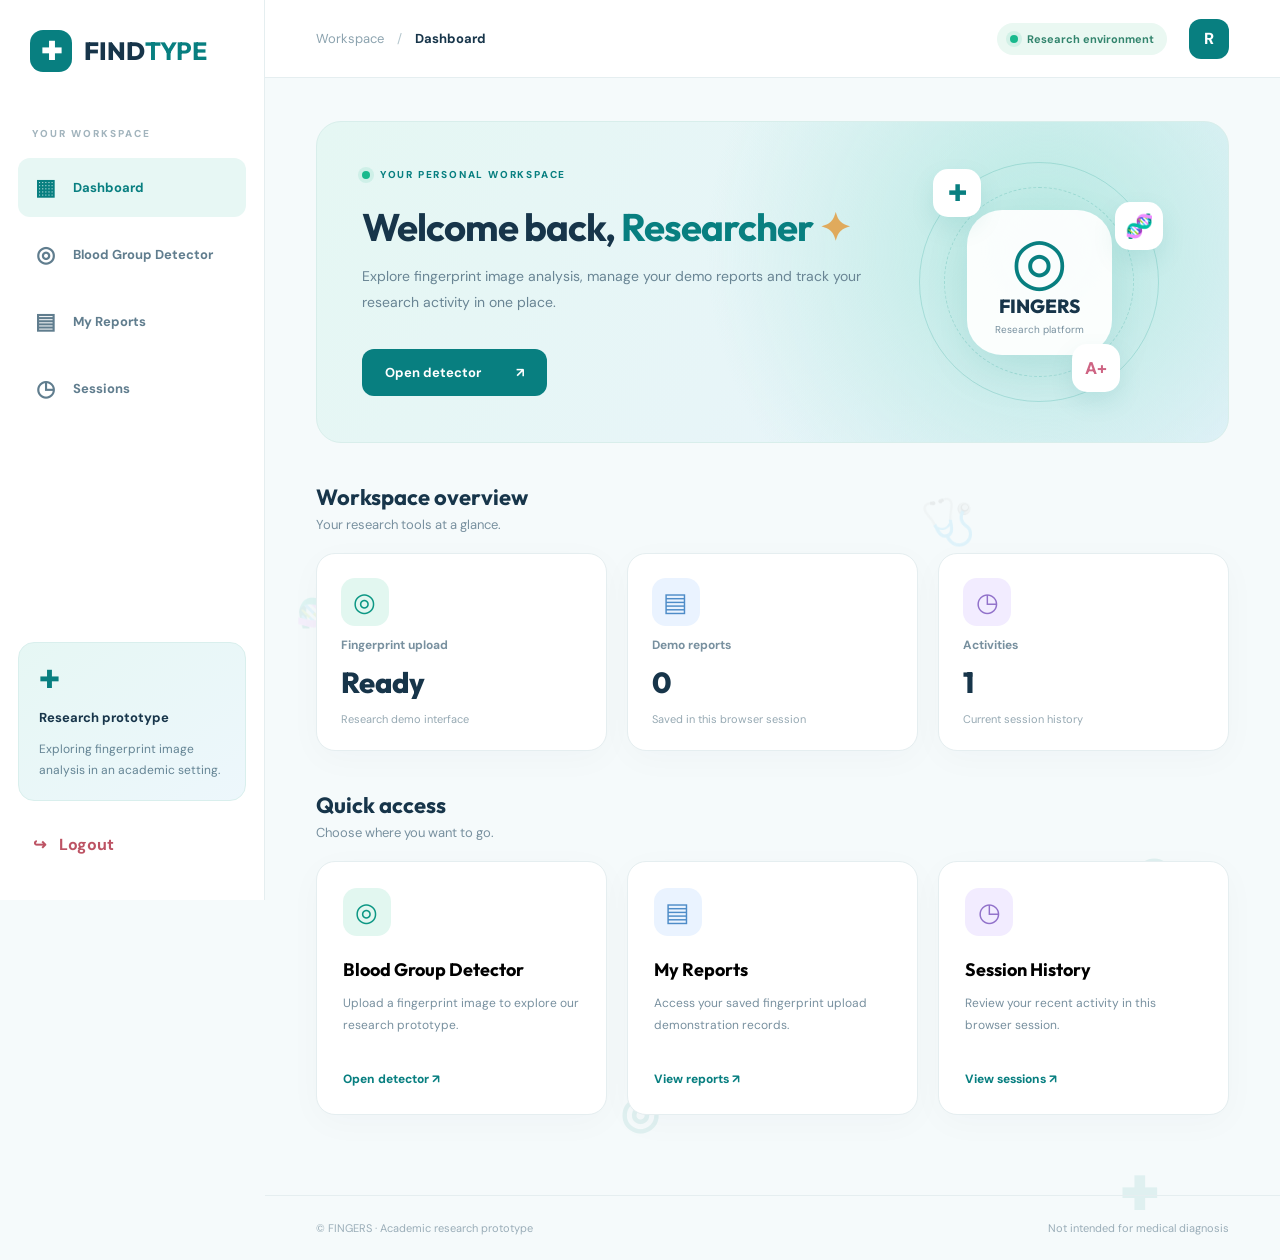
<file: dashboard.html>
<!DOCTYPE html>
<html lang="en">
<head>
  <meta charset="UTF-8">
  <meta name="viewport"
        content="width=device-width, initial-scale=1">
  <title>Dashboard | FINDTYPE</title>
  <link rel="stylesheet" href="style.css">
  <script src="script.js" defer></script>
</head>
<body>
  <nav class="navbar">
    <a class="logo" href="index.html">
      ✚ FIND<span>TYPE</span>
    </a>
    <button class="auth-submit" onclick="logout()">
      Logout
    </button>
  </nav>

  <main class="about">
    <h1>Welcome to FINGERS</h1>
    <p>Your fingerprint analysis dashboard is coming next.</p>
  </main>

  <script>
    if (sessionStorage.getItem("findtypeLoggedIn")
        !== "true") {
     window.location.replace("user-dashboard.html");
    }
  </script>
</body>
</html>
</file>
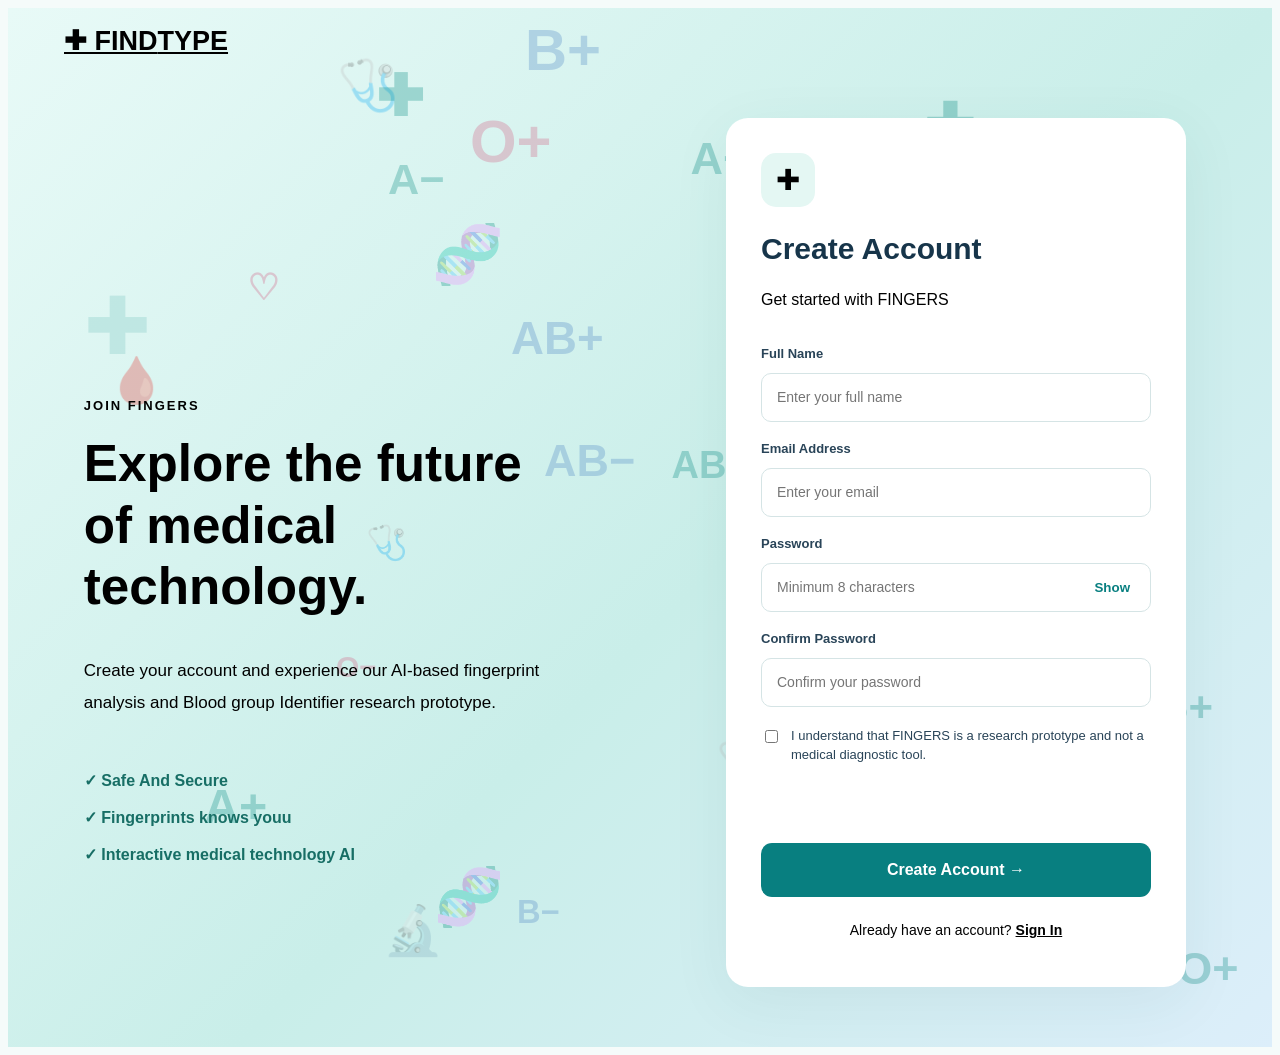
<file: login.html>
<!DOCTYPE html>
<html lang="en">
<head>
  <meta charset="UTF-8">
  <meta name="viewport" content="width=device-width, initial-scale=1.0">
  <title>Register | FINGERS</title>
  <link rel="stylesheet" href="style.css">
  <script src="script.js" defer></script>
</head>
<body class="auth-body">

  <a href="index.html" class="auth-logo">
    ✚ FIND<span>TYPE</span>
  </a>

  <main class="auth-container">
    <div class="auth-info">
      <div class="auth-decoration">✚</div>
      <span class="auth-tag">JOIN FINGERS</span>

      <h1>Explore the future of medical technology.</h1>

      <p>
        Create your account and experience our
        AI-based fingerprint analysis and Blood group Identifier research prototype.
      </p>

      <div class="auth-features">
        <div>✓ Safe And Secure</div>
        <div>✓ Fingerprints knows youu</div>
        <div>✓ Interactive medical technology  AI</div>
      </div>

      <div class="auth-blood blood-one">B+</div>
      <div class="auth-blood blood-two">O+</div>
      <div class="auth-blood blood-three">A−</div>
    </div>

    <div class="auth-form-section">
      <div class="auth-card">
        <div class="auth-icon">✚</div>

        <h2>Create Account</h2>
        <p class="auth-subtitle">
          Get started with FINGERS
        </p>

        <form id="registerForm">

          <label for="fullName">Full Name</label>
          <input type="text" id="fullName"
            placeholder="Enter your full name"
            autocomplete="name" minlength="2" required>

          <label for="registerEmail">Email Address</label>
          <input type="email" id="registerEmail"
            placeholder="Enter your email"
            autocomplete="email" required>

          <label for="registerPassword">Password</label>
          <div class="password-wrapper">
            <input type="password" id="registerPassword"
              placeholder="Minimum 8 characters"
              autocomplete="new-password"
              minlength="8" required>
            <button type="button"
              class="toggle-password"
              data-target="registerPassword">
              Show
            </button>
          </div>

          <label for="confirmPassword">
            Confirm Password
          </label>
          <input type="password" id="confirmPassword"
            placeholder="Confirm your password"
            autocomplete="new-password"
            minlength="8" required>

          <label class="terms-label">
            <input type="checkbox" id="agreeTerms" required>
            <span>
              I understand that FINGERS is a research
              prototype and not a medical diagnostic tool.
            </span>
          </label>

          <p id="registerMessage" class="form-message"
             role="status"></p>

          <button type="submit" class="auth-submit">
            Create Account →
          </button>
        </form>

        <p class="auth-switch">
          Already have an account?
          <a href="login.html">Sign In</a>
        </p>
      </div>
    </div>
  </main>

</body>
</html>
</file>
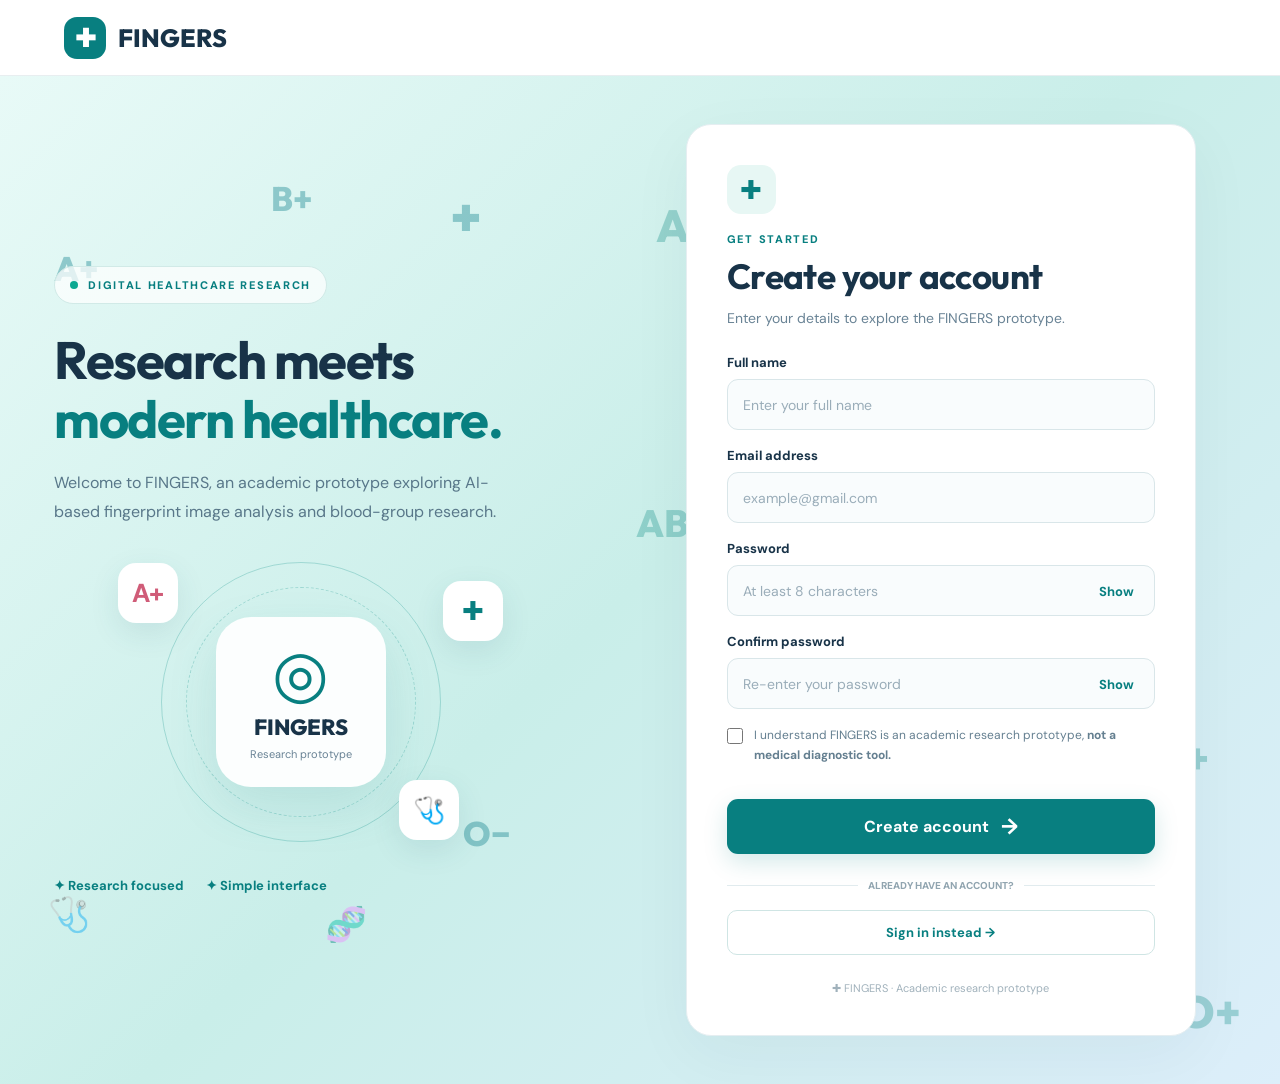
<file: register.html>
<!DOCTYPE html>
<html lang="en">
<head>
  <meta charset="UTF-8">
  <meta name="viewport"
        content="width=device-width, initial-scale=1.0">

  <title>Create Account | FINGERS</title>

  <link
    href="https://fonts.googleapis.com/css2?family=DM+Sans:wght@400;500;600;700&family=Outfit:wght@400;500;600;700;800&display=swap"
    rel="stylesheet">

  <link rel="stylesheet" href="register.css?v=10">
  <script src="register.js?v=10" defer></script>
</head>

<body>

  <!-- HEADER -->
  <header class="topbar">
    <div class="brand">
      <span class="brand-mark">✚</span>
      <span>FINGERS</span>
    </div>
  </header>

  <main class="layout">

    <!-- LEFT MEDICAL PANEL -->
    <section class="showcase">

      <div class="ambient" aria-hidden="true">
        <span style="--x:9%;--y:17%;--d:0s">A+</span>
        <span style="--x:75%;--y:12%;--d:-2s">✚</span>
        <span style="--x:77%;--y:73%;--d:-4s">O−</span>
        <span style="--x:8%;--y:81%;--d:-6s">🩺</span>
        <span style="--x:54%;--y:82%;--d:-3s">🧬</span>
        <span style="--x:45%;--y:10%;--d:-7s">B+</span>
      </div>

      <div class="showcase-content">

        <div class="eyebrow">
          <span class="status-dot"></span>
          DIGITAL HEALTHCARE RESEARCH
        </div>

        <h1>
          Research meets
          <em>modern healthcare.</em>
        </h1>

        <p>
          Welcome to FINGERS, an academic prototype
          exploring AI-based fingerprint image analysis
          and blood-group research.
        </p>

        <!-- ANIMATED CENTRAL VISUAL -->
        <div class="visual">

          <div class="ring ring-one"></div>
          <div class="ring ring-two"></div>

          <div class="center">
            <div class="fingerprint">◎</div>
            <strong>FINGERS</strong>
            <small>Research prototype</small>
          </div>

          <div class="orbit orbit-a">A+</div>
          <div class="orbit orbit-b">✚</div>
          <div class="orbit orbit-c">🩺</div>

        </div>

        <div class="feature-row">
          <span>✦ Research focused</span>
          <span>✦ Simple interface</span>
        </div>

      </div>
    </section>

    <!-- RIGHT REGISTRATION PANEL -->
    <section class="form-area">

      <!-- FLOATING MEDICAL SYMBOLS -->
      <div class="register-medical-bg"
           aria-hidden="true">

        <span
          style="--x:8%;--y:12%;--size:45px;--speed:12s;--delay:0s">
          A+
        </span>

        <span
          style="--x:75%;--y:15%;--size:50px;--speed:15s;--delay:-3s">
          O−
        </span>

        <span
          style="--x:12%;--y:70%;--size:48px;--speed:14s;--delay:-5s">
          🩺
        </span>

        <span
          style="--x:82%;--y:65%;--size:42px;--speed:17s;--delay:-2s">
          B+
        </span>

        <span
          style="--x:60%;--y:85%;--size:42px;--speed:13s;--delay:-7s">
          🧬
        </span>

        <span
          style="--x:45%;--y:8%;--size:60px;--speed:18s;--delay:-4s">
          ✚
        </span>

        <span
          style="--x:5%;--y:42%;--size:38px;--speed:16s;--delay:-6s">
          AB−
        </span>

        <span
          style="--x:85%;--y:90%;--size:45px;--speed:14s;--delay:-1s">
          O+
        </span>

      </div>

      <!-- FORM CARD -->
      <div class="form-card">

        <div class="form-heading">

          <div class="mini-icon">✚</div>

          <div class="eyebrow">GET STARTED</div>

          <h2>Create your account</h2>

          <p>
            Enter your details to explore
            the FINGERS prototype.
          </p>

        </div>

        <form id="registerForm" novalidate>

          <!-- FULL NAME -->
          <div class="field">
            <label for="fullName">Full name</label>

            <input
              id="fullName"
              name="fullName"
              type="text"
              placeholder="Enter your full name"
              autocomplete="name"
              minlength="2"
              required>
          </div>

          <!-- EMAIL -->
          <div class="field">
            <label for="registerEmail">
              Email address
            </label>

            <input
              id="registerEmail"
              name="email"
              type="email"
              placeholder="example@gmail.com"
              autocomplete="email"
              required>
          </div>

          <!-- PASSWORD -->
          <div class="field">
            <label for="registerPassword">
              Password
            </label>

            <div class="password-box">

              <input
                id="registerPassword"
                name="password"
                type="password"
                placeholder="At least 8 characters"
                autocomplete="new-password"
                minlength="8"
                required>

              <button
                type="button"
                class="toggle"
                data-target="registerPassword"
                aria-label="Show password">
                Show
              </button>

            </div>
          </div>

          <!-- CONFIRM PASSWORD -->
          <div class="field">
            <label for="confirmPassword">
              Confirm password
            </label>

            <div class="password-box">

              <input
                id="confirmPassword"
                name="confirmPassword"
                type="password"
                placeholder="Re-enter your password"
                autocomplete="new-password"
                minlength="8"
                required>

              <button
                type="button"
                class="toggle"
                data-target="confirmPassword"
                aria-label="Show confirm password">
                Show
              </button>

            </div>
          </div>

          <!-- CONSENT -->
          <label class="consent">

            <input
              type="checkbox"
              id="agreeTerms"
              required>

            <span>
              I understand FINGERS is an academic
              research prototype,
              <strong>
                not a medical diagnostic tool.
              </strong>
            </span>

          </label>

          <!-- MESSAGES -->
          <p
            id="registerMessage"
            class="message"
            role="status"
            aria-live="polite">
          </p>

          <!-- CREATE ACCOUNT -->
          <button
            type="submit"
            id="createAccountBtn"
            class="submit">

            Create account
            <span aria-hidden="true">→</span>

          </button>

        </form>

        <!-- SIGN IN -->
        <div class="divider">
          <span></span>
          ALREADY HAVE AN ACCOUNT?
          <span></span>
        </div>

        <a href="login.html" class="signin">
          Sign in instead →
        </a>

        <p class="footnote">
          ✚ FINGERS · Academic research prototype
        </p>

      </div>
    </section>

  </main>

</body>
</html>
</file>
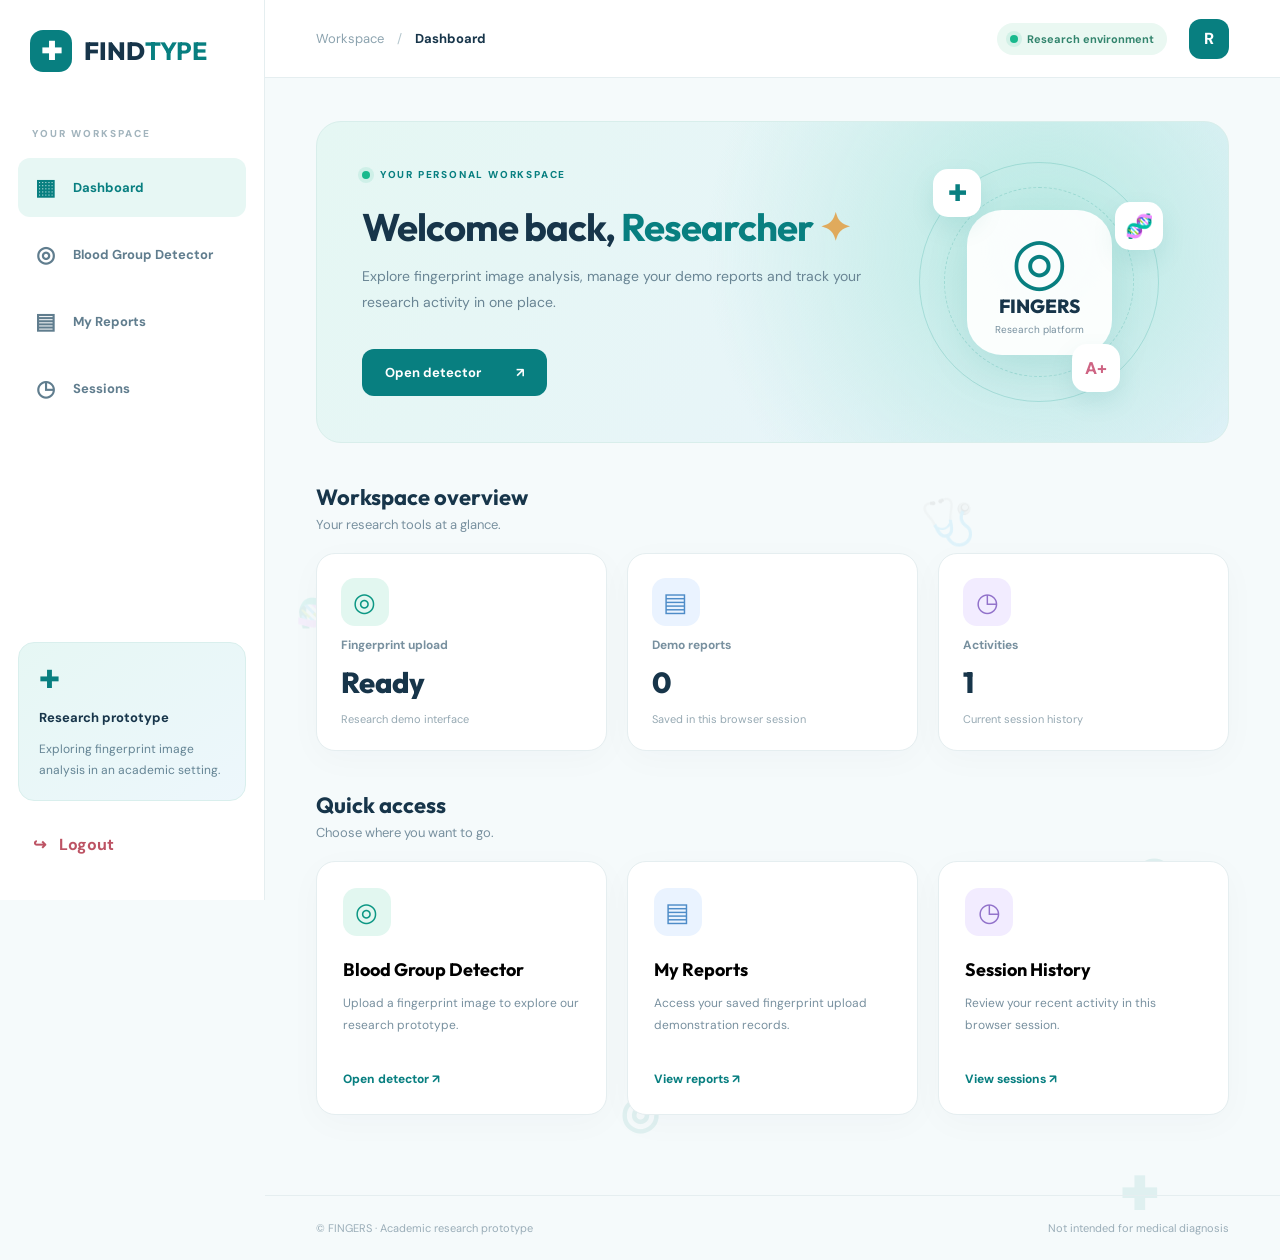
<file: user-dashboard.html>
<!DOCTYPE html>
<html lang="en">
<head>
  <meta charset="UTF-8">
  <meta name="viewport"
        content="width=device-width, initial-scale=1.0">

  <title>User Dashboard | FINGERSE</title>

  <link
    href="https://fonts.googleapis.com/css2?family=DM+Sans:wght@400;500;600;700&family=Outfit:wght@400;500;600;700;800&display=swap"
    rel="stylesheet">

  <link rel="stylesheet" href="user-dashboard.css">
  <script src="user-dashboard.js" defer></script>
</head>

<body>

<div class="app">

  <!-- SIDEBAR -->

  <aside class="sidebar" id="sidebar">

    <a href="index.html" class="brand">
      <span class="brand-mark">✚</span>
      <span>FIND<b>TYPE</b></span>
    </a>

    <div class="nav-label">YOUR WORKSPACE</div>

    <nav class="navigation" aria-label="Dashboard navigation">

      <button class="nav-item active"
              data-page="overview">
        <span class="nav-icon">▦</span>
        Dashboard
      </button>

      <button class="nav-item"
              data-page="detector">
        <span class="nav-icon">◎</span>
        Blood Group Detector
      </button>

      <button class="nav-item"
              data-page="reports">
        <span class="nav-icon">▤</span>
        My Reports
      </button>

      <button class="nav-item"
              data-page="sessions">
        <span class="nav-icon">◷</span>
        Sessions
      </button>

    </nav>

    <div class="sidebar-bottom">

      <div class="sidebar-note">
        <div class="note-symbol">✚</div>
        <strong>Research prototype</strong>
        <p>
          Exploring fingerprint image
          analysis in an academic setting.
        </p>
      </div>

      <button class="logout-btn" id="logoutBtn">
        <span>↪</span>
        Logout
      </button>

    </div>

  </aside>

  <!-- MAIN AREA -->

  <main class="main">

    <header class="topbar">

      <div class="topbar-left">

        <button id="menuBtn"
                class="menu-btn"
                aria-label="Open menu">
          ☰
        </button>

        <div class="breadcrumb">
          Workspace
          <span>/</span>
          <strong id="currentPage">Dashboard</strong>
        </div>

      </div>

      <div class="topbar-right">

        <span class="status">
          <span class="status-dot"></span>
          Research environment
        </span>

        <div class="user-avatar" id="userAvatar">
          U
        </div>

      </div>

    </header>

    <!-- ANIMATED BACKGROUND -->

    <div class="medical-background"
         aria-hidden="true">

      <span class="medical-symbol m1">A+</span>
      <span class="medical-symbol m2">✚</span>
      <span class="medical-symbol m3">🧬</span>
      <span class="medical-symbol m4">O−</span>
      <span class="medical-symbol m5">🩺</span>
      <span class="medical-symbol m6">B+</span>
      <span class="medical-symbol m7">✚</span>
      <span class="medical-symbol m8">◎</span>

    </div>

    <div class="content">

      <!-- DASHBOARD -->

      <section class="page active" id="overview">

        <div class="welcome-card">

          <div class="welcome-content">

            <div class="eyebrow">
              <span class="status-dot"></span>
              YOUR PERSONAL WORKSPACE
            </div>

            <h1>
              Welcome back,
              <span id="welcomeName">Researcher</span>
              <span class="sparkle">✦</span>
            </h1>

            <p>
              Explore fingerprint image analysis,
              manage your demo reports and track
              your research activity in one place.
            </p>

            <button class="primary-btn"
                    data-go="detector">
              Open detector
              <span>↗</span>
            </button>

          </div>

          <div class="hero-visual">

            <div class="hero-ring ring-one"></div>
            <div class="hero-ring ring-two"></div>

            <div class="hero-center">
              <div class="fingerprint-icon">◎</div>
              <strong>FINGERS

              </strong>
              <small>Research platform</small>
            </div>

            <span class="orbit orbit-a">✚</span>
            <span class="orbit orbit-b">🧬</span>
            <span class="orbit orbit-c">A+</span>

          </div>

        </div>

        <div class="section-title">
          <h2>Workspace overview</h2>
          <p>Your research tools at a glance.</p>
        </div>

        <div class="stats-grid">

          <div class="stat-card">

            <div class="stat-icon mint">◎</div>

            <span>Fingerprint upload</span>

            <strong>Ready</strong>

            <small>Research demo interface</small>

          </div>

          <div class="stat-card">

            <div class="stat-icon blue">▤</div>

            <span>Demo reports</span>

            <strong id="reportCount">0</strong>

            <small>Saved in this browser session</small>

          </div>

          <div class="stat-card">

            <div class="stat-icon purple">◷</div>

            <span>Activities</span>

            <strong id="sessionCount">0</strong>

            <small>Current session history</small>

          </div>

        </div>

        <div class="section-title">
          <h2>Quick access</h2>
          <p>Choose where you want to go.</p>
        </div>

        <div class="quick-grid">

          <button class="quick-card"
                  data-go="detector">

            <div class="quick-icon mint">◎</div>

            <h3>Blood Group Detector</h3>

            <p>
              Upload a fingerprint image
              to explore our research prototype.
            </p>

            <span>Open detector ↗</span>

          </button>

          <button class="quick-card"
                  data-go="reports">

            <div class="quick-icon blue">▤</div>

            <h3>My Reports</h3>

            <p>
              Access your saved fingerprint
              upload demonstration records.
            </p>

            <span>View reports ↗</span>

          </button>

          <button class="quick-card"
                  data-go="sessions">

            <div class="quick-icon purple">◷</div>

            <h3>Session History</h3>

            <p>
              Review your recent activity
              in this browser session.
            </p>

            <span>View sessions ↗</span>

          </button>

        </div>

      </section>

      <!-- BLOOD GROUP DETECTOR -->

      <section class="page" id="detector">

        <div class="page-heading">

          <div class="eyebrow">
            FINGERPRINT RESEARCH
          </div>

          <h1>Blood Group Detector</h1>

          <p>
            Upload your fingerprint image
            to explore the FINGERS research interface.
          </p>

        </div>

        <div class="detector-layout">

          <div class="upload-card">

            <div class="upload-heading">

              <div class="upload-heading-icon">◎</div>

              <div>
                <h2>Upload your fingerprint</h2>
                <p>
                  Select a clear image
                  from your device.
                </p>
              </div>

            </div>

            <div class="drop-zone"
                 id="dropZone"
                 role="button"
                 tabindex="0">

              <input
                id="fingerprintInput"
                type="file"
                accept="image/png,image/jpeg,image/webp"
                hidden>

              <div class="upload-symbol">⇧</div>

              <h3>Drop your fingerprint image here</h3>

              <p>or click to browse files</p>

              <span class="file-types">
                PNG, JPG or WEBP · Max 5 MB
              </span>

            </div>

            <div class="preview"
                 id="previewContainer"
                 hidden>

              <img id="fingerprintPreview"
                   alt="Selected fingerprint image">

              <strong id="fileName"></strong>

              <small id="fileSize"></small>

              <button class="remove-btn"
                      id="removeImage">
                Remove image
              </button>

            </div>

            <button class="primary-btn save-btn"
                    id="saveRecordBtn"
                    disabled>

              Save demo record

              <span>→</span>

            </button>

          </div>

          <div class="information">

            <div class="info-card">

              <div class="info-icon">✚</div>

              <h3>Research demonstration</h3>

              <p>
                This page demonstrates fingerprint
                image uploading and preview.
                It does not determine blood group.
              </p>

            </div>

            <div class="info-card steps-card">

              <h3>How it works</h3>

              <div class="step">
                <span>01</span>
                <p>Choose a fingerprint image.</p>
              </div>

              <div class="step">
                <span>02</span>
                <p>Preview your selected image.</p>
              </div>

              <div class="step">
                <span>03</span>
                <p>Save a demo upload record.</p>
              </div>

            </div>

            <div class="notice-card">

              <strong>Medical notice</strong>

              <p>
                A fingerprint image cannot reliably
                establish blood group. Use a validated
                blood test for medical purposes.
              </p>

            </div>

          </div>

        </div>

      </section>

      <!-- REPORTS -->

      <section class="page" id="reports">

        <div class="page-heading">

          <div class="eyebrow">
            YOUR RESEARCH RECORDS
          </div>

          <h1>My Reports</h1>

          <p>
            View your fingerprint image
            upload demonstration history.
          </p>

        </div>

        <div class="records-card">

          <div class="records-header">

            <h2>Upload records</h2>

            <span class="demo-badge">
              Demo only
            </span>

          </div>

          <div id="reportsList"
               class="records-list"></div>

        </div>

      </section>

      <!-- SESSIONS -->

      <section class="page" id="sessions">

        <div class="page-heading">

          <div class="eyebrow">
            RECENT ACTIVITY
          </div>

          <h1>Session History</h1>

          <p>
            Your activity during
            the current browser session.
          </p>

        </div>

        <div class="records-card">

          <div class="records-header">

            <h2>Activity timeline</h2>

            <span class="demo-badge">
              Current session
            </span>

          </div>

          <div id="sessionsList"
               class="records-list"></div>

        </div>

      </section>

    </div>

    <footer class="footer">

      <span>
        © FINGERS · Academic research prototype
      </span>

      <span>
        Not intended for medical diagnosis
      </span>

    </footer>

  </main>

</div>

<div class="toast"
     id="toast"
     role="status"></div>

</body>
</html>
</file>
<file: style.css>
/* LOGIN AND REGISTRATION */

.auth-body {
  min-height: 100vh;
  background: #f5fbfa;
}

.auth-logo {
  position: absolute;
  top: 25px;
  left: 5%;
  z-index: 5;
  font: 800 27px 'Outfit', sans-serif;
  color: var(--navy);
}

.auth-logo span { color: var(--teal); }

.auth-container {
  display: grid;
  grid-template-columns: 1fr 1fr;
  min-height: 100vh;
}

.auth-info {
  position: relative;
  overflow: hidden;
  background: linear-gradient(145deg, #e4f7f3, #c5eee7);
  padding: 160px 12% 70px;
  display: flex;
  flex-direction: column;
  justify-content: center;
}

.auth-decoration {
  font-size: 80px;
  color: #0d948825;
  margin-bottom: 25px;
}

.auth-tag {
  color: var(--teal);
  font-size: 13px;
  font-weight: 800;
  letter-spacing: 2px;
}

.auth-info h1 {
  font-size: clamp(35px, 4vw, 56px);
  line-height: 1.2;
  margin: 20px 0;
}

.auth-info > p {
  color: var(--muted);
  line-height: 1.9;
  font-size: 17px;
}

.auth-features {
  margin-top: 35px;
  display: grid;
  gap: 18px;
  color: #176e65;
  font-weight: 600;
}

.auth-blood {
  position: absolute;
  color: #0d948829;
  font: 800 60px 'Outfit', sans-serif;
  animation: float 6s ease-in-out infinite;
}

.blood-one { top: 15%; right: 15%; }
.blood-two { bottom: 12%; left: 10%; animation-delay: 2s; }
.blood-three { bottom: 20%; right: 8%; animation-delay: 3s; }

.auth-form-section {
  padding: 110px 25px 60px;
  display: flex;
  align-items: center;
  justify-content: center;
}

.auth-card {
  width: 100%;
  max-width: 440px;
  background: white;
  padding: 38px;
  border-radius: 22px;
  box-shadow: 0 15px 60px #194f5612;
}

.auth-icon {
  width: 54px;
  height: 54px;
  display: grid;
  place-items: center;
  background: #e4f7f3;
  color: var(--teal);
  border-radius: 15px;
  font-size: 29px;
  margin-bottom: 25px;
}

.auth-card h2 {
  font-size: 32px;
}

.auth-subtitle {
  color: var(--muted);
  margin: 10px 0 30px;
}

.auth-card form {
  display: flex;
  flex-direction: column;
  gap: 12px;
}

.auth-card label {
  font-size: 14px;
  font-weight: 700;
  margin-top: 7px;
}

.auth-card input:not([type="checkbox"]) {
  width: 100%;
  height: 50px;
  border: 1px solid #d5e4e5;
  border-radius: 10px;
  padding: 0 15px;
  font: inherit;
  outline: none;
  transition: .2s;
}

.auth-card input:focus {
  border-color: var(--teal);
  box-shadow: 0 0 0 3px #0d94881b;
}

.password-wrapper {
  position: relative;
}

.password-wrapper input {
  padding-right: 75px !important;
}

.toggle-password {
  position: absolute;
  right: 12px;
  top: 15px;
  background: none;
  border: none;
  color: var(--teal);
  cursor: pointer;
  font-weight: 700;
}

.terms-label {
  display: flex;
  align-items: flex-start;
  gap: 10px;
  line-height: 1.5;
  color: var(--muted);
  font-weight: 400 !important;
}

.terms-label input {
  margin-top: 4px;
  accent-color: var(--teal);
}

.auth-submit {
  background: var(--teal);
  color: white;
  border: none;
  border-radius: 10px;
  padding: 16px;
  font: 700 16px 'DM Sans', sans-serif;
  cursor: pointer;
  margin-top: 10px;
  transition: .2s;
}

.auth-submit:hover {
  background: #087c73;
  transform: translateY(-2px);
}

.form-message {
  font-size: 13px;
  min-height: 18px;
  color: #dc3545;
}

.form-message.success {
  color: #087c73;
}

.auth-switch {
  text-align: center;
  color: var(--muted);
  margin-top: 25px;
  font-size: 14px;
}

.auth-switch a, .back-home {
  color: var(--teal);
  font-weight: 700;
}

.back-home {
  display: block;
  text-align: center;
  margin-top: 25px;
  font-size: 13px;
}

@media (max-width: 850px) {
  .auth-container { grid-template-columns: 1fr; }
  .auth-info { padding: 115px 7% 45px; }
  .auth-form-section { padding: 35px 18px; }
  .auth-card { padding: 28px 22px; }
}

/* ANIMATED MEDICAL BACKGROUND */

.medical-background {
  position: fixed;
  inset: 0;
  width: 100%;
  height: 100%;
  overflow: hidden;
  pointer-events: none;
  z-index: 1;
}

.medical-float {
  position: absolute;
  display: inline-block;
  opacity: 0.23;
  user-select: none;
  filter: saturate(0.8);
  animation: medicalFloat 14s ease-in-out infinite alternate;
  will-change: transform;
}

.medical-float:nth-child(3n) {
  animation-name: medicalDrift;
}

.medical-float:nth-child(4n) {
  animation-name: medicalRotate;
}

@keyframes medicalFloat {
  0% {
    transform: translate(0, 0) rotate(-12deg);
  }
  50% {
    transform: translate(28px, -55px) rotate(12deg);
  }
  100% {
    transform: translate(-22px, 35px) rotate(-8deg);
  }
}

@keyframes medicalDrift {
  0% {
    transform: translate(-30px, 40px) scale(0.8);
  }
  100% {
    transform: translate(45px, -65px) scale(1.15);
  }
}

@keyframes medicalRotate {
  0% {
    transform: translateY(30px) rotate(-25deg);
  }
  100% {
    transform: translateY(-50px) rotate(30deg);
  }
}

/* Keep website content above the background */

.navbar,
.auth-container,
.about,
.how,
footer {
  position: relative;
  z-index: 2;
}

.auth-info,
.auth-form-section {
  isolation: isolate;
}

.auth-info {
  background: linear-gradient(
    145deg,
    rgba(228,247,243,0.9),
    rgba(197,238,231,0.85)
  );
}

.auth-form-section {
  background: rgba(248,252,252,0.8);
}

@media (prefers-reduced-motion: reduce) {
  .medical-float {
    animation: none;
  }
}

/* AMS-STYLE FLOATING MEDICAL ANIMATION */

.auth-info {
  position: relative;
  overflow: hidden;
  isolation: isolate;
  background: linear-gradient(
    135deg,
    #e8faf7,
    #c9eee9,
    #dceefa
  );
}

/* Floating symbols container */

.moving-medical-bg {
  position: absolute;
  inset: 0;
  overflow: hidden;
  pointer-events: none;
  z-index: 0;
}

/* Individual symbols */

.moving-symbol {
  position: absolute;
  display: inline-block;
  color: #078b82;
  opacity: 0.3;
  font-weight: 800;
  font-family: 'Outfit', sans-serif;
  white-space: nowrap;

  animation: moveAround 12s ease-in-out infinite alternate;
  will-change: transform;
}

/* Different movement directions */

.moving-symbol:nth-child(2n) {
  animation-name: moveDiagonal;
  color: #4c83c4;
}

.moving-symbol:nth-child(3n) {
  animation-name: moveCircular;
  color: #d45c81;
}

/* Keep text and buttons visible */

.auth-info > :not(.moving-medical-bg) {
  position: relative;
  z-index: 2;
}

/* Hide old static symbols */

.auth-blood {
  display: none;
}

/* Vertical floating */

@keyframes moveAround {
  0% {
    transform: translate(0, 0) rotate(-15deg);
  }
  50% {
    transform: translate(45px, -90px) rotate(15deg);
  }
  100% {
    transform: translate(-40px, 65px) rotate(-10deg);
  }
}

/* Diagonal movement */

@keyframes moveDiagonal {
  0% {
    transform: translate(-40px, 60px) rotate(0deg);
  }
  50% {
    transform: translate(65px, -65px) rotate(25deg);
  }
  100% {
    transform: translate(-55px, -100px) rotate(-20deg);
  }
}

/* Circular floating */

@keyframes moveCircular {
  0% {
    transform: translate(0, 0) rotate(0deg);
  }
  25% {
    transform: translate(55px, -45px) rotate(15deg);
  }
  50% {
    transform: translate(10px, -100px) rotate(0deg);
  }
  75% {
    transform: translate(-55px, -35px) rotate(-15deg);
  }
  100% {
    transform: translate(0, 0) rotate(0deg);
  }
}

@media (prefers-reduced-motion: reduce) {
  .moving-symbol {
    animation: none;
  }
}


/* ========================================
   FINDTYPE PREMIUM REGISTRATION PAGE
======================================== */

.premium-register {
  margin: 0;
  min-height: 100vh;
  background: #f3f8fb;
  font-family: 'DM Sans', sans-serif;
  color: #172d43;
}

/* HEADER */

.register-header {
  height: 76px;
  padding: 0 6%;
  display: flex;
  justify-content: space-between;
  align-items: center;
  background: white;
  border-bottom: 1px solid #e4edf0;
  position: relative;
  z-index: 10;
}

.register-brand {
  display: flex;
  align-items: center;
  gap: 12px;
  color: #17354a;
  font: 800 25px 'Outfit', sans-serif;
}

.brand-icon {
  display: grid;
  place-items: center;
  width: 43px;
  height: 43px;
  border-radius: 13px;
  background: #087e82;
  color: white;
  font-size: 26px;
}

.teal-text {
  color: #078b89;
}

.header-home {
  color: #416075;
  font-size: 14px;
  font-weight: 700;
}

/* TWO-COLUMN LAYOUT */

.register-layout {
  display: grid;
  grid-template-columns: 46% 54%;
  min-height: calc(100vh - 76px);
}

/* LEFT HOSPITAL PANEL */

.premium-register .register-showcase {
  position: relative;
  display: flex;
  flex-direction: column;
  justify-content: center;
  padding: 75px 10%;
  overflow: hidden;

  background:
    radial-gradient(
      circle at 70% 65%,
      rgba(100, 208, 200, 0.4),
      transparent 45%
    ),
    linear-gradient(
      145deg,
      #dff4f1,
      #e9f5fa 65%,
      #d4e9f3
    );
}

.showcase-content {
  position: relative;
  z-index: 3;
  width: 100%;
  max-width: 540px;
}

.showcase-label {
  display: inline-block;
  background: white;
  color: #087f80;
  border: 1px solid #cce7e5;
  border-radius: 30px;
  padding: 10px 17px;
  font-size: 11px;
  font-weight: 800;
  letter-spacing: 1.3px;
}

.register-showcase h1 {
  font-family: 'Outfit', sans-serif;
  font-size: clamp(36px, 4vw, 58px);
  line-height: 1.15;
  letter-spacing: -1.5px;
  margin: 28px 0 20px;
  color: #17354a;
}

.register-showcase h1 span {
  color: #087f80;
}

.register-showcase p {
  font-size: 16px;
  line-height: 1.9;
  color: #547186;
  max-width: 450px;
}

/* MEDICAL VISUAL */

.showcase-visual {
  height: 290px;
  margin: 35px auto 15px;
  position: relative;
  display: grid;
  place-items: center;
}

.visual-circle {
  position: absolute;
  border: 1px solid rgba(8, 127, 128, 0.2);
  border-radius: 50%;
}

.circle-one {
  width: 270px;
  height: 270px;
}

.circle-two {
  width: 220px;
  height: 220px;
  border-style: dashed;
  animation: registerSpin 35s linear infinite;
}

.medical-center {
  width: 170px;
  height: 170px;
  border-radius: 35px;
  background: rgba(255, 255, 255, 0.9);
  box-shadow: 0 20px 55px #277e8629;
  display: flex;
  flex-direction: column;
  align-items: center;
  justify-content: center;
  gap: 9px;
  z-index: 2;
}

.medical-center-icon {
  font-size: 48px;
  color: #087f80;
}

.medical-center > span {
  font: 800 22px 'Outfit', sans-serif;
  color: #17354a;
}

.medical-center small {
  color: #69899a;
  font-size: 10px;
}

.medical-orbit {
  position: absolute;
  z-index: 3;
  display: grid;
  place-items: center;
  width: 60px;
  height: 60px;
  border-radius: 19px;
  background: white;
  box-shadow: 0 10px 30px #226d791b;
  font-size: 26px;
  animation: registerFloat 6s ease-in-out infinite;
}

.orbit-one {
  top: 15px;
  left: 12%;
  color: #dc5c76;
  font-weight: 800;
}

.orbit-two {
  top: 35px;
  right: 10%;
  animation-delay: -2s;
}

.orbit-three {
  bottom: 15px;
  right: 20%;
  animation-delay: -4s;
}

.showcase-footer {
  display: flex;
  flex-wrap: wrap;
  gap: 20px;
  color: #087f80;
  font-size: 13px;
  font-weight: 700;
}

/* RIGHT FORM AREA */

.register-form-area {
  display: flex;
  align-items: center;
  justify-content: center;
  padding: 55px 7%;
  background: #f8fbfd;
  position: relative;
  z-index: 3;
}

.premium-register-card {
  width: 100%;
  max-width: 500px;
  background: white;
  border: 1px solid #e8eff2;
  border-radius: 25px;
  padding: 40px;
  box-shadow: 0 20px 65px #17354a0d;
}

.register-top {
  text-align: left;
  margin-bottom: 30px;
}

.register-symbol {
  width: 54px;
  height: 54px;
  background: #e4f5f2;
  border-radius: 15px;
  color: #087f80;
  display: grid;
  place-items: center;
  font-size: 29px;
  margin-bottom: 23px;
}

.register-eyebrow {
  color: #087f80;
  font-size: 11px;
  font-weight: 800;
  letter-spacing: 1.5px;
}

.register-top h2 {
  font-family: 'Outfit', sans-serif;
  font-size: 34px;
  letter-spacing: -0.7px;
  color: #17354a;
  margin: 10px 0;
}

.register-top p {
  font-size: 14px;
  color: #7890a1;
  line-height: 1.7;
}

/* FORM */

.premium-register-card form {
  display: flex;
  flex-direction: column;
  gap: 19px;
}

.register-field {
  display: flex;
  flex-direction: column;
  gap: 9px;
  min-width: 0;
}

.register-field > label {
  font-size: 13px;
  font-weight: 700;
  color: #294458;
}

.register-input-wrap {
  position: relative;
  display: flex;
  align-items: center;
  width: 100%;
  min-width: 0;
}

.register-input-wrap .input-symbol {
  position: absolute;
  left: 16px;
  color: #7994a2;
  font-size: 19px;
  pointer-events: none;
}

.premium-register-card
.register-input-wrap input {
  display: block;
  width: 100%;
  min-width: 0;
  height: 52px;
  padding: 0 78px 0 46px;
  background: #f8fbfc;
  border: 1px solid #dce9ec;
  border-radius: 11px;
  color: #17354a;
  font: 14px 'DM Sans', sans-serif;
  outline: none;
  transition: 0.2s;
}

.premium-register-card
.register-input-wrap input:focus {
  border-color: #0d9488;
  background: white;
  box-shadow: 0 0 0 4px #0d948813;
}

.premium-register-card
.register-input-wrap input::placeholder {
  color: #a0b0bc;
}

/* PASSWORD BUTTON FIX */

.premium-register-card .toggle-password {
  position: absolute;
  right: 15px;
  top: 50%;
  transform: translateY(-50%);
  background: transparent;
  border: none;
  color: #087f80;
  font-size: 12px;
  font-weight: 700;
  cursor: pointer;
  z-index: 2;
}

/* CONSENT */

.register-consent {
  display: flex;
  align-items: flex-start;
  gap: 12px;
  font-size: 12px;
  line-height: 1.7;
  color: #698092;
  cursor: pointer;
}

.register-consent input {
  width: 16px;
  height: 16px;
  flex-shrink: 0;
  margin-top: 3px;
  accent-color: #087f80;
}

/* SUBMIT */

.register-submit {
  display: flex;
  align-items: center;
  justify-content: center;
  gap: 15px;
  width: 100%;
  padding: 17px;
  border: none;
  border-radius: 11px;
  background: linear-gradient(110deg, #087f80, #0b9a91);
  color: white;
  font: 700 15px 'DM Sans', sans-serif;
  cursor: pointer;
  transition: 0.25s;
  box-shadow: 0 8px 22px #087f802b;
}

.register-submit:hover {
  transform: translateY(-2px);
  box-shadow: 0 12px 28px #087f8040;
}

.register-submit span {
  font-size: 21px;
}

/* FOOTER */

.register-divider {
  display: flex;
  align-items: center;
  gap: 13px;
  margin: 28px 0 20px;
}

.register-divider span {
  height: 1px;
  flex: 1;
  background: #e1ebee;
}

.register-divider small {
  font-size: 10px;
  color: #9aadb9;
  white-space: nowrap;
  font-weight: 700;
}

.register-login-link {
  display: block;
  text-align: center;
  border: 1px solid #cfe5e4;
  border-radius: 10px;
  padding: 14px;
  color: #087f80;
  font-size: 13px;
  font-weight: 700;
  transition: 0.2s;
}

.register-login-link:hover {
  background: #e9f7f4;
}

.register-bottom {
  text-align: center;
  margin-top: 30px;
  font-size: 11px;
  color: #a0b1bb;
}

.register-bottom span {
  color: #087f80;
  margin-right: 5px;
}

/* ANIMATIONS */

@keyframes registerFloat {
  0%, 100% {
    transform: translateY(0) rotate(-5deg);
  }
  50% {
    transform: translateY(-22px) rotate(8deg);
  }
}

@keyframes registerSpin {
  to { transform: rotate(360deg); }
}

/* RESPONSIVE */

@media (max-width: 950px) {
  .register-layout {
    grid-template-columns: 1fr;
  }

  .premium-register .register-showcase {
    padding: 55px 7%;
  }

  .register-form-area {
    padding: 40px 5%;
  }
}

@media (max-width: 520px) {
  .register-header {
    padding: 0 5%;
  }

  .premium-register-card {
    padding: 27px 21px;
  }

  .register-top h2 {
    font-size: 29px;
  }

  .showcase-visual {
    height: 230px;
  }

  .circle-one {
    width: 220px;
    height: 220px;
  }

  .circle-two {
    width: 185px;
    height: 185px;
  }
}

@media (prefers-reduced-motion: reduce) {
  .medical-orbit,
  .circle-two {
    animation: none;
  }
}

/* REGISTRATION PAGE FIX */

.auth-body {
  font-family: 'DM Sans', Arial, sans-serif;
}

.auth-card {
  width: 100%;
  max-width: 460px;
  padding: 35px;
  box-sizing: border-box;
  overflow: hidden;
}

.auth-card * {
  box-sizing: border-box;
}

.auth-card h2 {
  font-family: 'Outfit', Arial, sans-serif;
  font-size: 30px;
  color: #17354a;
}

.auth-card form {
  display: flex;
  flex-direction: column;
  gap: 12px;
  width: 100%;
}

.auth-card input:not([type="checkbox"]) {
  width: 100%;
  max-width: 100%;
  min-width: 0;
  height: 49px;
  font-family: inherit;
  font-size: 14px;
}

.password-wrapper {
  position: relative;
  width: 100%;
  min-width: 0;
}

.password-wrapper input {
  width: 100% !important;
  padding-right: 75px !important;
}

.password-wrapper .toggle-password {
  position: absolute;
  right: 15px;
  top: 50%;
  transform: translateY(-50%);
  border: none;
  background: transparent;
  color: #087f80;
  cursor: pointer;
}

.auth-card label {
  font-family: 'DM Sans', Arial, sans-serif;
  font-size: 13px;
  color: #294458;
}

.auth-form-section {
  min-width: 0;
}

@media (max-width: 600px) {
  .auth-card {
    padding: 25px 20px;
  }
}

/* ========================================
   FINDTYPE PREMIUM REGISTRATION PAGE
======================================== */

.premium-register {
  margin: 0;
  min-height: 100vh;
  background: #f3f8fb;
  font-family: 'DM Sans', sans-serif;
  color: #172d43;
}

/* HEADER */

.register-header {
  height: 76px;
  padding: 0 6%;
  display: flex;
  justify-content: space-between;
  align-items: center;
  background: white;
  border-bottom: 1px solid #e4edf0;
  position: relative;
  z-index: 10;
}

.register-brand {
  display: flex;
  align-items: center;
  gap: 12px;
  color: #17354a;
  font: 800 25px 'Outfit', sans-serif;
}

.brand-icon {
  display: grid;
  place-items: center;
  width: 43px;
  height: 43px;
  border-radius: 13px;
  background: #087e82;
  color: white;
  font-size: 26px;
}

.teal-text {
  color: #078b89;
}

.header-home {
  color: #416075;
  font-size: 14px;
  font-weight: 700;
}

/* TWO-COLUMN LAYOUT */

.register-layout {
  display: grid;
  grid-template-columns: 46% 54%;
  min-height: calc(100vh - 76px);
}

/* LEFT HOSPITAL PANEL */

.premium-register .register-showcase {
  position: relative;
  display: flex;
  flex-direction: column;
  justify-content: center;
  padding: 75px 10%;
  overflow: hidden;

  background:
    radial-gradient(
      circle at 70% 65%,
      rgba(100, 208, 200, 0.4),
      transparent 45%
    ),
    linear-gradient(
      145deg,
      #dff4f1,
      #e9f5fa 65%,
      #d4e9f3
    );
}

.showcase-content {
  position: relative;
  z-index: 3;
  width: 100%;
  max-width: 540px;
}

.showcase-label {
  display: inline-block;
  background: white;
  color: #087f80;
  border: 1px solid #cce7e5;
  border-radius: 30px;
  padding: 10px 17px;
  font-size: 11px;
  font-weight: 800;
  letter-spacing: 1.3px;
}

.register-showcase h1 {
  font-family: 'Outfit', sans-serif;
  font-size: clamp(36px, 4vw, 58px);
  line-height: 1.15;
  letter-spacing: -1.5px;
  margin: 28px 0 20px;
  color: #17354a;
}

.register-showcase h1 span {
  color: #087f80;
}

.register-showcase p {
  font-size: 16px;
  line-height: 1.9;
  color: #547186;
  max-width: 450px;
}

/* MEDICAL VISUAL */

.showcase-visual {
  height: 290px;
  margin: 35px auto 15px;
  position: relative;
  display: grid;
  place-items: center;
}

.visual-circle {
  position: absolute;
  border: 1px solid rgba(8, 127, 128, 0.2);
  border-radius: 50%;
}

.circle-one {
  width: 270px;
  height: 270px;
}

.circle-two {
  width: 220px;
  height: 220px;
  border-style: dashed;
  animation: registerSpin 35s linear infinite;
}

.medical-center {
  width: 170px;
  height: 170px;
  border-radius: 35px;
  background: rgba(255, 255, 255, 0.9);
  box-shadow: 0 20px 55px #277e8629;
  display: flex;
  flex-direction: column;
  align-items: center;
  justify-content: center;
  gap: 9px;
  z-index: 2;
}

.medical-center-icon {
  font-size: 48px;
  color: #087f80;
}

.medical-center > span {
  font: 800 22px 'Outfit', sans-serif;
  color: #17354a;
}

.medical-center small {
  color: #69899a;
  font-size: 10px;
}

.medical-orbit {
  position: absolute;
  z-index: 3;
  display: grid;
  place-items: center;
  width: 60px;
  height: 60px;
  border-radius: 19px;
  background: white;
  box-shadow: 0 10px 30px #226d791b;
  font-size: 26px;
  animation: registerFloat 6s ease-in-out infinite;
}

.orbit-one {
  top: 15px;
  left: 12%;
  color: #dc5c76;
  font-weight: 800;
}

.orbit-two {
  top: 35px;
  right: 10%;
  animation-delay: -2s;
}

.orbit-three {
  bottom: 15px;
  right: 20%;
  animation-delay: -4s;
}

.showcase-footer {
  display: flex;
  flex-wrap: wrap;
  gap: 20px;
  color: #087f80;
  font-size: 13px;
  font-weight: 700;
}

/* RIGHT FORM AREA */

.register-form-area {
  display: flex;
  align-items: center;
  justify-content: center;
  padding: 55px 7%;
  background: #f8fbfd;
  position: relative;
  z-index: 3;
}

.premium-register-card {
  width: 100%;
  max-width: 500px;
  background: white;
  border: 1px solid #e8eff2;
  border-radius: 25px;
  padding: 40px;
  box-shadow: 0 20px 65px #17354a0d;
}

.register-top {
  text-align: left;
  margin-bottom: 30px;
}

.register-symbol {
  width: 54px;
  height: 54px;
  background: #e4f5f2;
  border-radius: 15px;
  color: #087f80;
  display: grid;
  place-items: center;
  font-size: 29px;
  margin-bottom: 23px;
}

.register-eyebrow {
  color: #087f80;
  font-size: 11px;
  font-weight: 800;
  letter-spacing: 1.5px;
}

.register-top h2 {
  font-family: 'Outfit', sans-serif;
  font-size: 34px;
  letter-spacing: -0.7px;
  color: #17354a;
  margin: 10px 0;
}

.register-top p {
  font-size: 14px;
  color: #7890a1;
  line-height: 1.7;
}

/* FORM */

.premium-register-card form {
  display: flex;
  flex-direction: column;
  gap: 19px;
}

.register-field {
  display: flex;
  flex-direction: column;
  gap: 9px;
  min-width: 0;
}

.register-field > label {
  font-size: 13px;
  font-weight: 700;
  color: #294458;
}

.register-input-wrap {
  position: relative;
  display: flex;
  align-items: center;
  width: 100%;
  min-width: 0;
}

.register-input-wrap .input-symbol {
  position: absolute;
  left: 16px;
  color: #7994a2;
  font-size: 19px;
  pointer-events: none;
}

.premium-register-card
.register-input-wrap input {
  display: block;
  width: 100%;
  min-width: 0;
  height: 52px;
  padding: 0 78px 0 46px;
  background: #f8fbfc;
  border: 1px solid #dce9ec;
  border-radius: 11px;
  color: #17354a;
  font: 14px 'DM Sans', sans-serif;
  outline: none;
  transition: 0.2s;
}

.premium-register-card
.register-input-wrap input:focus {
  border-color: #0d9488;
  background: white;
  box-shadow: 0 0 0 4px #0d948813;
}

.premium-register-card
.register-input-wrap input::placeholder {
  color: #a0b0bc;
}

/* PASSWORD BUTTON FIX */

.premium-register-card .toggle-password {
  position: absolute;
  right: 15px;
  top: 50%;
  transform: translateY(-50%);
  background: transparent;
  border: none;
  color: #087f80;
  font-size: 12px;
  font-weight: 700;
  cursor: pointer;
  z-index: 2;
}

/* CONSENT */

.register-consent {
  display: flex;
  align-items: flex-start;
  gap: 12px;
  font-size: 12px;
  line-height: 1.7;
  color: #698092;
  cursor: pointer;
}

.register-consent input {
  width: 16px;
  height: 16px;
  flex-shrink: 0;
  margin-top: 3px;
  accent-color: #087f80;
}

/* SUBMIT */

.register-submit {
  display: flex;
  align-items: center;
  justify-content: center;
  gap: 15px;
  width: 100%;
  padding: 17px;
  border: none;
  border-radius: 11px;
  background: linear-gradient(110deg, #087f80, #0b9a91);
  color: white;
  font: 700 15px 'DM Sans', sans-serif;
  cursor: pointer;
  transition: 0.25s;
  box-shadow: 0 8px 22px #087f802b;
}

.register-submit:hover {
  transform: translateY(-2px);
  box-shadow: 0 12px 28px #087f8040;
}

.register-submit span {
  font-size: 21px;
}

/* FOOTER */

.register-divider {
  display: flex;
  align-items: center;
  gap: 13px;
  margin: 28px 0 20px;
}

.register-divider span {
  height: 1px;
  flex: 1;
  background: #e1ebee;
}

.register-divider small {
  font-size: 10px;
  color: #9aadb9;
  white-space: nowrap;
  font-weight: 700;
}

.register-login-link {
  display: block;
  text-align: center;
  border: 1px solid #cfe5e4;
  border-radius: 10px;
  padding: 14px;
  color: #087f80;
  font-size: 13px;
  font-weight: 700;
  transition: 0.2s;
}

.register-login-link:hover {
  background: #e9f7f4;
}

.register-bottom {
  text-align: center;
  margin-top: 30px;
  font-size: 11px;
  color: #a0b1bb;
}

.register-bottom span {
  color: #087f80;
  margin-right: 5px;
}

/* ANIMATIONS */

@keyframes registerFloat {
  0%, 100% {
    transform: translateY(0) rotate(-5deg);
  }
  50% {
    transform: translateY(-22px) rotate(8deg);
  }
}

@keyframes registerSpin {
  to { transform: rotate(360deg); }
}

/* RESPONSIVE */

@media (max-width: 950px) {
  .register-layout {
    grid-template-columns: 1fr;
  }

  .premium-register .register-showcase {
    padding: 55px 7%;
  }

  .register-form-area {
    padding: 40px 5%;
  }
}

@media (max-width: 520px) {
  .register-header {
    padding: 0 5%;
  }

  .premium-register-card {
    padding: 27px 21px;
  }

  .register-top h2 {
    font-size: 29px;
  }

  .showcase-visual {
    height: 230px;
  }

  .circle-one {
    width: 220px;
    height: 220px;
  }

  .circle-two {
    width: 185px;
    height: 185px;
  }
}

@media (prefers-reduced-motion: reduce) {
  .medical-orbit,
  .circle-two {
    animation: none;
  }
}

/* MOVING MEDICAL SYMBOLS BEHIND REGISTRATION CARD */

.auth-form-section {
  position: relative;
  overflow: hidden;
  isolation: isolate;
  background: linear-gradient(
    145deg,
    #f8fdfd,
    #eaf8f6,
    #edf6fc
  );
}

/* Animation background */
.register-medical-bg {
  position: absolute;
  inset: 0;
  z-index: 0;
  overflow: hidden;
  pointer-events: none;
}

/* Each floating symbol */
.register-medical-bg span {
  position: absolute;
  left: var(--x);
  top: var(--y);

  font-family: 'Outfit', sans-serif;
  font-size: var(--size);
  font-weight: 800;
  color: var(--color);
  opacity: 0.24;

  animation: registerDrift
    var(--speed) ease-in-out infinite alternate;

  animation-delay: var(--delay);
}

/* Keep the form above moving symbols */
.auth-form-section .auth-card {
  position: relative;
  z-index: 2;
  background: #ffffff;
}

/* Different movement */
@keyframes registerDrift {
  0% {
    transform: translate(0, 0) rotate(-12deg);
  }

  50% {
    transform: translate(35px, -55px) rotate(10deg);
  }

  100% {
    transform: translate(-25px, 40px) rotate(-8deg);
  }
}

@media (prefers-reduced-motion: reduce) {
  .register-medical-bg span {
    animation: none;
  }
}

/* SAME BACKGROUND COLOUR ON BOTH SIDES */

.auth-info,
.auth-form-section {
  background: linear-gradient(
    135deg,
    #e8faf7,
    #c9eee9,
    #dceefa
  ) !important;
}

/* Same floating symbol colours */
.register-medical-bg span {
  color: #078b82 !important;
  opacity: 0.3;
}

/* Keep registration card white */
.auth-form-section .auth-card {
  position: relative;
  z-index: 2;
  background: #ffffff;
}

/* EXACT SAME COLOUR ON LEFT AND RIGHT */

.auth-container {
  background: linear-gradient(
    135deg,
    #e8faf7 0%,
    #c9eee9 55%,
    #dceefa 100%
  );
}

.auth-container > .auth-info,
.auth-container > .auth-form-section {
  background: transparent !important;
}

/* Right side moving symbols */
.auth-form-section {
  position: relative;
  overflow: hidden;
  isolation: isolate;
}

.register-medical-bg {
  position: absolute;
  inset: 0;
  z-index: 0;
  pointer-events: none;
}

.register-medical-bg span {
  position: absolute;
  color: #078b82 !important;
  opacity: 0.3;
  animation: registerDrift 12s ease-in-out infinite alternate;
}

/* White form above the animation */
.auth-form-section > .auth-card {
  position: relative;
  z-index: 2;
  background: white;
}


/* FIX ACTUAL CREATE ACCOUNT BUTTON */

button.auth-submit {
  display: block !important;
  width: 100% !important;
  min-height: 54px !important;

  background: #087f80 !important;
  background-image: none !important;
  color: white !important;

  opacity: 1 !important;
  visibility: visible !important;

  border: none !important;
  border-radius: 11px !important;

  font-size: 16px !important;
  font-weight: 700 !important;
  cursor: pointer !important;

  animation: none !important;
}

button.auth-submit:hover {
  background: #065f60 !important;
}
</file>
<file: register.css>
/* ========================================
   FINGERS PREMIUM REGISTRATION
======================================== */

:root {
  --navy: #183348;
  --teal: #087f80;
  --muted: #698395;
}

* {
  box-sizing: border-box;
}

html {
  scroll-behavior: smooth;
}

body {
  margin: 0;
  font-family: 'DM Sans', Arial, sans-serif;
  color: var(--navy);
  background: #f5fafc;
}

a {
  text-decoration: none;
  color: inherit;
}

button,
input {
  font: inherit;
}

/* HEADER */

.topbar {
  height: 76px;
  display: flex;
  align-items: center;
  padding: 0 5%;
  background: #fff;
  border-bottom: 1px solid #e8eef0;
}

.brand {
  display: flex;
  align-items: center;
  gap: 12px;
  font: 800 25px 'Outfit', sans-serif;
}

.brand-mark {
  display: grid;
  place-items: center;
  width: 42px;
  height: 42px;
  background: var(--teal);
  color: #fff;
  border-radius: 13px;
}

/* MAIN LAYOUT */

.layout {
  display: grid;
  grid-template-columns:
    minmax(0, 47%) minmax(0, 53%);

  min-height: calc(100vh - 76px);

  background: linear-gradient(
    135deg,
    #e8faf7,
    #c9eee9,
    #dceefa
  );
}

/* LEFT PANEL */

.showcase {
  position: relative;
  isolation: isolate;
  overflow: hidden;

  display: flex;
  align-items: center;

  min-width: 0;
  padding: 65px 9%;
}

.showcase-content {
  position: relative;
  z-index: 2;

  width: 100%;
  max-width: 550px;
  margin: auto;
}

.eyebrow {
  font-size: 11px;
  font-weight: 800;
  letter-spacing: 1.7px;
  color: var(--teal);
}

.showcase .eyebrow {
  display: inline-flex;
  align-items: center;
  gap: 10px;

  padding: 11px 15px;

  background: #ffffffba;
  border: 1px solid #d1eae7;
  border-radius: 50px;
}

.status-dot {
  width: 8px;
  height: 8px;
  background: #0ca891;
  border-radius: 50%;
}

.showcase h1 {
  margin: 27px 0 20px;

  font: 700 clamp(38px, 4.1vw, 60px)/1.13
    'Outfit', sans-serif;

  letter-spacing: -1.5px;
}

.showcase h1 em {
  display: block;
  color: var(--teal);
  font-style: normal;
}

.showcase p {
  max-width: 450px;
  color: #587789;
  font-size: 16px;
  line-height: 1.8;
}

/* FLOATING SYMBOLS */

.ambient {
  position: absolute;
  inset: 0;
  pointer-events: none;
}

.ambient span {
  position: absolute;
  left: var(--x);
  top: var(--y);

  color: #258e9670;
  font: 800 34px 'Outfit', sans-serif;

  animation:
    drift 11s ease-in-out infinite alternate;

  animation-delay: var(--d);
}

/* CENTRAL MEDICAL VISUAL */

.visual {
  position: relative;

  display: grid;
  place-items: center;

  width: 100%;
  height: 310px;
  margin: 20px auto;
}

.ring {
  position: absolute;
  border: 1px solid #078b8240;
  border-radius: 50%;
}

.ring-one {
  width: 280px;
  height: 280px;
}

.ring-two {
  width: 230px;
  height: 230px;

  border-style: dashed;
  animation: spin 40s linear infinite;
}

.center {
  position: relative;
  z-index: 1;

  display: flex;
  flex-direction: column;
  align-items: center;
  justify-content: center;
  gap: 6px;

  width: 170px;
  height: 170px;

  background: #fffffff0;
  border-radius: 35px;
  box-shadow: 0 20px 50px #2a858522;
}

.fingerprint {
  color: var(--teal);
  font-size: 65px;
  line-height: 1;
}

.center strong {
  font: 800 22px 'Outfit', sans-serif;
}

.center small {
  color: var(--muted);
  font-size: 11px;
}

.orbit {
  position: absolute;
  z-index: 2;

  display: grid;
  place-items: center;

  width: 60px;
  height: 60px;

  background: #fff;
  border-radius: 18px;
  box-shadow: 0 10px 30px #195b681a;

  font-size: 26px;

  animation: float 6s ease-in-out infinite;
}

.orbit-a {
  top: 16px;
  left: 13%;
  color: #d05c78;
  font-weight: 800;
}

.orbit-b {
  top: 34px;
  right: 9%;
  color: var(--teal);
  animation-delay: -2s;
}

.orbit-c {
  bottom: 17px;
  right: 18%;
  animation-delay: -4s;
}

.feature-row {
  display: flex;
  flex-wrap: wrap;
  gap: 22px;

  color: var(--teal);
  font-size: 13px;
  font-weight: 700;
}

/* RIGHT PANEL */

.form-area {
  position: relative;
  isolation: isolate;
  overflow: hidden;

  display: flex;
  align-items: center;
  justify-content: center;

  min-width: 0;
  padding: 48px 6%;
}

/* BACKGROUND ANIMATION */

.register-medical-bg {
  position: absolute;
  z-index: 0;
  inset: 0;

  overflow: hidden;
  pointer-events: none;
}

.register-medical-bg span {
  position: absolute;

  left: var(--x);
  top: var(--y);

  color: #078b82;
  opacity: 0.3;

  font-family: 'Outfit', sans-serif;
  font-size: var(--size);
  font-weight: 800;

  animation:
    registerDrift var(--speed)
    ease-in-out infinite alternate;

  animation-delay: var(--delay);
}

/* REGISTRATION CARD */

.form-card {
  position: relative;
  z-index: 2;

  display: block;

  width: 100%;
  max-width: 510px;
  min-width: 0;

  margin: 0 auto;
  padding: 40px;

  background: #fff;
  border: 1px solid #e5eef1;
  border-radius: 25px;

  box-shadow: 0 18px 65px #17354a0c;
}

.form-heading {
  display: block;
  width: 100%;
  margin-bottom: 25px;
}

.mini-icon {
  display: grid;
  place-items: center;

  width: 49px;
  height: 49px;
  margin-bottom: 18px;

  background: #e7f7f4;
  border-radius: 14px;

  color: var(--teal);
  font-size: 26px;
}

.form-heading h2 {
  margin: 9px 0;

  font: 700 35px 'Outfit', sans-serif;
  letter-spacing: -0.6px;
  line-height: 1.2;
}

.form-heading p {
  margin: 10px 0 0;

  color: var(--muted);
  font-size: 14px;
  line-height: 1.6;
}

/* FORM */

#registerForm {
  display: flex;
  flex-direction: column;
  gap: 17px;

  width: 100%;
  min-width: 0;
}

#registerForm .field {
  display: flex;
  flex-direction: column;
  gap: 8px;

  width: 100%;
  min-width: 0;
}

.field label {
  font-size: 13px;
  font-weight: 700;
}

.field > input,
.password-box input {
  display: block;

  width: 100%;
  min-width: 0;
  height: 51px;

  padding: 0 15px;

  background: #f9fcfd;
  border: 1px solid #d9e6e9;
  border-radius: 11px;

  color: var(--navy);
  font: 14px 'DM Sans', sans-serif;

  outline: none;
  transition: 0.2s;
}

.field input:focus {
  background: #fff;
  border-color: #0d9488;
  box-shadow: 0 0 0 4px #0d948815;
}

.field input::placeholder {
  color: #9aadb9;
}

/* PASSWORD */

.password-box {
  position: relative;
  width: 100%;
  min-width: 0;
}

.password-box input {
  padding-right: 82px;
}

.toggle {
  position: absolute;
  right: 13px;
  top: 50%;

  transform: translateY(-50%);

  padding: 8px;

  border: 0;
  background: transparent;

  color: var(--teal);
  font-size: 13px;
  font-weight: 700;
  cursor: pointer;
}

/* CONSENT */

.consent {
  display: flex;
  align-items: flex-start;
  gap: 11px;

  color: #647f90;
  font-size: 12px;
  line-height: 1.6;
  cursor: pointer;
}

.consent input {
  flex-shrink: 0;

  width: 16px;
  height: 16px;
  margin: 2px 0 0;

  accent-color: var(--teal);
}

.consent span {
  min-width: 0;
}

/* VALIDATION MESSAGE */

.message {
  margin: 0;
  color: #b42335;
  font-size: 13px;
}

.message:empty {
  display: none;
}

.message.success {
  color: var(--teal);
}

/* CREATE ACCOUNT BUTTON */

#registerForm .submit {
  display: flex;
  align-items: center;
  justify-content: center;
  gap: 12px;

  width: 100%;
  min-height: 54px;
  padding: 13px 20px;

  background: #087f80;
  color: #fff;

  opacity: 1;
  visibility: visible;

  border: 0;
  border-radius: 11px;

  font: 700 16px 'DM Sans', sans-serif;
  cursor: pointer;

  box-shadow: 0 8px 23px #087f802c;
  transition:
    background 0.25s,
    transform 0.25s,
    box-shadow 0.25s;
}

#registerForm .submit:hover {
  background: #065f60;
  transform: translateY(-2px);
  box-shadow: 0 12px 26px #087f8040;
}

#registerForm .submit:disabled {
  cursor: wait;
  opacity: 0.75;
}

.submit span {
  font-size: 22px;
}

/* SIGN IN */

.divider {
  display: flex;
  align-items: center;
  gap: 10px;

  margin: 25px 0 18px;

  color: #91a5b0;
  font-size: 10px;
  font-weight: 800;
  white-space: nowrap;
}

.divider span {
  flex: 1;
  height: 1px;
  background: #e1ebee;
}

.signin {
  display: block;
  width: 100%;

  padding: 13px;

  border: 1px solid #cfe5e4;
  border-radius: 10px;

  color: var(--teal);
  font-size: 13px;
  font-weight: 700;
  text-align: center;
}

.signin:hover {
  background: #e9f7f4;
}

.footnote {
  margin: 26px 0 0;
  color: #a0b1bb;
  font-size: 11px;
  text-align: center;
}

/* ANIMATIONS */

@keyframes spin {
  to {
    transform: rotate(360deg);
  }
}

@keyframes float {
  50% {
    transform:
      translateY(-20px)
      rotate(8deg);
  }
}

@keyframes drift {
  to {
    transform:
      translate(35px, -45px)
      rotate(14deg);
  }
}

@keyframes registerDrift {
  0% {
    transform:
      translate(0, 0)
      rotate(-12deg);
  }

  50% {
    transform:
      translate(35px, -55px)
      rotate(10deg);
  }

  100% {
    transform:
      translate(-25px, 40px)
      rotate(-8deg);
  }
}

/* TABLET */

@media (max-width: 900px) {
  .layout {
    grid-template-columns: 1fr;
  }

  .showcase {
    padding: 50px 7%;
  }

  .form-area {
    padding: 35px 20px;
  }
}

/* MOBILE */

@media (max-width: 520px) {
  .topbar {
    padding: 0 18px;
  }

  .brand {
    font-size: 20px;
  }

  .showcase h1 {
    font-size: 37px;
  }

  .visual {
    height: 255px;
  }

  .ring-one {
    width: 230px;
    height: 230px;
  }

  .ring-two {
    width: 190px;
    height: 190px;
  }

  .center {
    width: 145px;
    height: 145px;
  }

  .form-card {
    padding: 25px 21px;
  }

  .form-heading h2 {
    font-size: 30px;
  }
}

/* ACCESSIBILITY */

@media (prefers-reduced-motion: reduce) {
  .ring-two,
  .orbit,
  .ambient span,
  .register-medical-bg span {
    animation: none;
  }
}
</file>
<file: user-dashboard.css>
:root {
  --navy: #17354a;
  --teal: #087f80;
  --teal-dark: #065f60;
  --mint: #e7f7f4;
  --muted: #78909f;
  --border: #e5eef0;
  --background: #f5fafb;
}

* {
  box-sizing: border-box;
}

body {
  margin: 0;
  background: var(--background);
  color: var(--navy);
  font-family: 'DM Sans', Arial, sans-serif;
}

button,
input {
  font: inherit;
}

button {
  cursor: pointer;
}

a {
  color: inherit;
  text-decoration: none;
}

.app {
  display: flex;
  min-height: 100vh;
}

/* SIDEBAR */

.sidebar {
  position: fixed;
  top: 0;
  bottom: 0;
  left: 0;
  z-index: 50;

  display: flex;
  flex-direction: column;

  width: 265px;
  padding: 30px 18px;

  background: #fff;
  border-right: 1px solid var(--border);
}

.brand {
  display: flex;
  align-items: center;
  gap: 12px;

  padding: 0 12px;

  font: 800 25px 'Outfit', sans-serif;
}

.brand b {
  color: var(--teal);
}

.brand-mark {
  display: grid;
  place-items: center;

  width: 42px;
  height: 42px;

  border-radius: 13px;
  background: var(--teal);
  color: #fff;

  font-size: 25px;
}

.nav-label {
  margin: 55px 14px 18px;

  font-size: 10px;
  font-weight: 800;
  letter-spacing: 2px;
  color: #a2b4bd;
}

.navigation {
  display: grid;
  gap: 8px;
}

.nav-item {
  display: flex;
  align-items: center;
  gap: 15px;

  width: 100%;
  padding: 15px;

  border: none;
  border-radius: 12px;
  background: transparent;

  color: #607d8e;
  font-size: 13px;
  font-weight: 700;
  text-align: left;

  transition: background 0.25s,
              color 0.25s;
}

.nav-item:hover {
  background: #f0f8f7;
  color: var(--teal);
}

.nav-item.active {
  background: var(--mint);
  color: var(--teal);
}

.nav-icon {
  width: 25px;
  text-align: center;
  font-size: 22px;
}

.sidebar-bottom {
  margin-top: auto;
}

.sidebar-note {
  padding: 20px;

  border: 1px solid #d9efed;
  border-radius: 16px;

  background: linear-gradient(
    145deg,
    #e6f7f4,
    #edf7fc
  );
}

.note-symbol {
  margin-bottom: 10px;
  color: var(--teal);
  font-size: 25px;
}

.sidebar-note strong {
  font-size: 13px;
}

.sidebar-note p {
  margin-bottom: 0;
  color: #648494;
  font-size: 12px;
  line-height: 1.7;
}

.logout-btn {
  display: flex;
  align-items: center;
  gap: 13px;

  width: 100%;
  margin-top: 18px;
  padding: 15px;

  border: none;
  border-radius: 12px;

  background: transparent;
  color: #bd5364;

  font-weight: 700;
  text-align: left;
}

.logout-btn:hover {
  background: #fff0f1;
}

/* MAIN */

.main {
  position: relative;
  width: calc(100% - 265px);
  min-height: 100vh;
  margin-left: 265px;
  overflow: hidden;
}

.topbar {
  position: relative;
  z-index: 10;

  display: flex;
  justify-content: space-between;
  align-items: center;

  height: 78px;
  padding: 0 5%;

  background: #ffffffeb;
  backdrop-filter: blur(18px);
  border-bottom: 1px solid var(--border);
}

.topbar-left,
.topbar-right {
  display: flex;
  align-items: center;
  gap: 22px;
}

.breadcrumb {
  color: #8ca3af;
  font-size: 13px;
}

.breadcrumb span {
  padding: 0 10px;
  color: #b4c6cd;
}

.breadcrumb strong {
  color: var(--navy);
}

.status {
  display: flex;
  align-items: center;
  gap: 9px;

  padding: 9px 13px;
  border-radius: 30px;

  background: #eaf8f2;
  color: #32846d;

  font-size: 11px;
  font-weight: 700;
}

.status-dot {
  display: inline-block;
  flex-shrink: 0;

  width: 8px;
  height: 8px;

  border-radius: 50%;
  background: #19b98d;
  box-shadow: 0 0 0 4px #19b98d1c;
}

.user-avatar {
  display: grid;
  place-items: center;

  width: 40px;
  height: 40px;

  border-radius: 12px;
  background: var(--teal);
  color: #fff;

  font-weight: 800;
}

.menu-btn {
  display: none;

  border: none;
  background: transparent;

  color: var(--navy);
  font-size: 23px;
}

/* MOVING MEDICAL ELEMENTS */

.medical-background {
  position: absolute;
  inset: 78px 0 0;
  z-index: 0;

  overflow: hidden;
  pointer-events: none;
}

.medical-symbol {
  position: absolute;

  color: #0d9488;
  opacity: 0.09;

  font: 800 45px 'Outfit', sans-serif;

  animation: medicalFloat
    12s ease-in-out infinite alternate;
}

.m1 { top: 4%; left: 7%; }
.m2 { top: 13%; right: 7%; animation-delay: -3s; }
.m3 { top: 42%; left: 3%; animation-delay: -6s; }
.m4 { top: 65%; right: 8%; animation-delay: -2s; }
.m5 { top: 35%; right: 30%; animation-delay: -4s; }
.m6 { top: 76%; left: 12%; animation-delay: -5s; }
.m7 { top: 92%; right: 12%; animation-delay: -8s; }
.m8 { top: 85%; left: 35%; animation-delay: -7s; }

@keyframes medicalFloat {
  to {
    transform: translate(35px, -55px)
               rotate(15deg);
  }
}

/* CONTENT */

.content {
  position: relative;
  z-index: 1;

  max-width: 1550px;
  margin: auto;
  padding: 43px 5% 80px;
}

.page {
  display: none;
  animation: pageEnter 0.4s ease;
}

.page.active {
  display: block;
}

@keyframes pageEnter {
  from {
    opacity: 0;
    transform: translateY(12px);
  }

  to {
    opacity: 1;
    transform: translateY(0);
  }
}

/* WELCOME CARD */

.welcome-card {
  position: relative;

  display: grid;
  grid-template-columns: 1.3fr 0.7fr;
  align-items: center;

  min-height: 300px;
  padding: 35px 45px;

  overflow: hidden;
  border: 1px solid #d8eeeb;
  border-radius: 25px;

  background:
    radial-gradient(
      circle at 80% 40%,
      #b7e9e2,
      transparent 45%
    ),
    linear-gradient(
      120deg,
      #e5f7f3,
      #e9f3fc
    );
}

.welcome-content {
  position: relative;
  z-index: 2;
}

.eyebrow {
  display: flex;
  align-items: center;
  gap: 10px;

  color: var(--teal);
  font-size: 10px;
  font-weight: 800;
  letter-spacing: 1.8px;
}

.welcome-card h1,
.page-heading h1 {
  font: 700 clamp(29px, 3vw, 44px)/1.2
    'Outfit', sans-serif;

  letter-spacing: -1px;
}

.welcome-card h1 {
  margin: 23px 0 13px;
}

#welcomeName {
  color: var(--teal);
}

.sparkle {
  color: #e0aa5c;
}

.welcome-card p,
.page-heading p {
  max-width: 540px;

  color: #698594;
  font-size: 14px;
  line-height: 1.8;
}

/* BUTTONS */

.primary-btn {
  display: inline-flex;
  align-items: center;
  justify-content: center;
  gap: 35px;

  margin-top: 20px;
  padding: 15px 23px;

  border: none;
  border-radius: 12px;

  background: var(--teal);
  color: white;

  font-size: 13px;
  font-weight: 700;

  transition: background 0.25s,
              transform 0.25s,
              box-shadow 0.25s;
}

.primary-btn:hover:not(:disabled) {
  background: var(--teal-dark);
  transform: translateY(-2px);
  box-shadow: 0 12px 25px #087f8033;
}

.primary-btn:disabled {
  opacity: 0.45;
  cursor: not-allowed;
}

/* HERO ANIMATION */

.hero-visual {
  position: relative;

  display: grid;
  place-items: center;

  height: 250px;
}

.hero-ring {
  position: absolute;

  border: 1px solid #0d948833;
  border-radius: 50%;
}

.ring-one {
  width: 240px;
  height: 240px;
}

.ring-two {
  width: 190px;
  height: 190px;

  border-style: dashed;
  animation: spin 45s linear infinite;
}

.hero-center {
  position: relative;
  z-index: 1;

  display: flex;
  flex-direction: column;
  align-items: center;
  justify-content: center;

  width: 145px;
  height: 145px;

  border-radius: 35px;
  background: #ffffffed;
  box-shadow: 0 15px 45px #087f801c;
}

.fingerprint-icon {
  color: var(--teal);
  font-size: 65px;
  line-height: 1;
}

.hero-center strong {
  font: 800 19px 'Outfit', sans-serif;
}

.hero-center small {
  margin-top: 5px;
  color: var(--muted);
  font-size: 10px;
}

.orbit {
  position: absolute;
  z-index: 2;

  display: grid;
  place-items: center;

  width: 48px;
  height: 48px;

  border-radius: 15px;
  background: white;
  box-shadow: 0 10px 25px #087f801a;

  font-size: 23px;
  animation: orbitFloat 6s ease-in-out infinite;
}

.orbit-a {
  top: 12px;
  left: 13%;
  color: var(--teal);
}

.orbit-b {
  top: 45px;
  right: 7%;
  animation-delay: -2s;
}

.orbit-c {
  right: 22%;
  bottom: 15px;

  color: #ce6483;
  font-size: 17px;
  font-weight: 800;

  animation-delay: -4s;
}

@keyframes spin {
  to {
    transform: rotate(360deg);
  }
}

@keyframes orbitFloat {
  50% {
    transform: translateY(-15px);
  }
}

/* SECTION TITLES */

.section-title {
  margin: 40px 0 20px;
}

.section-title h2 {
  margin: 0 0 5px;
  font: 700 22px 'Outfit', sans-serif;
}

.section-title p {
  margin: 0;
  color: var(--muted);
  font-size: 13px;
}

/* STAT CARDS */

.stats-grid {
  display: grid;
  grid-template-columns: repeat(3, minmax(0, 1fr));
  gap: 20px;
}

.stat-card,
.quick-card,
.upload-card,
.info-card,
.records-card {
  background: white;
  border: 1px solid var(--border);
  border-radius: 19px;
  box-shadow: 0 8px 35px #17354a07;
}

.stat-card {
  display: flex;
  flex-direction: column;
  align-items: flex-start;
  gap: 11px;
  padding: 24px;
}

.stat-icon,
.quick-icon {
  display: grid;
  place-items: center;

  width: 48px;
  height: 48px;

  border-radius: 14px;
  font-size: 26px;
}

.mint {
  background: #e2f7f0;
  color: #0c9784;
}

.blue {
  background: #eaf3ff;
  color: #4e8cc8;
}

.purple {
  background: #f2ecff;
  color: #9171ca;
}

.stat-card > span {
  color: var(--muted);
  font-size: 12px;
  font-weight: 700;
}

.stat-card strong {
  font: 800 29px 'Outfit', sans-serif;
}

.stat-card small {
  color: #96a9b3;
  font-size: 11px;
}

/* QUICK ACCESS */

.quick-grid {
  display: grid;
  grid-template-columns: repeat(3, minmax(0, 1fr));
  gap: 20px;
}

.quick-card {
  padding: 26px;
  text-align: left;
  transition: transform 0.25s,
              box-shadow 0.25s,
              border-color 0.25s;
}

.quick-card:hover {
  transform: translateY(-5px);
  border-color: #a6dcd5;
  box-shadow: 0 18px 35px #17354a12;
}

.quick-card h3 {
  margin: 22px 0 10px;
  font: 700 18px 'Outfit', sans-serif;
}

.quick-card p {
  min-height: 62px;

  color: #78909f;
  font-size: 12px;
  line-height: 1.8;
}

.quick-card > span {
  color: var(--teal);
  font-size: 12px;
  font-weight: 800;
}

/* INNER PAGES */

.page-heading {
  margin-bottom: 30px;
}

.page-heading h1 {
  margin: 14px 0 8px;
}

.detector-layout {
  display: grid;
  grid-template-columns:
    minmax(0, 1.5fr)
    minmax(0, 0.85fr);
  gap: 25px;
  align-items: start;
}

/* UPLOAD CARD */

.upload-card {
  padding: 30px;
}

.upload-heading {
  display: flex;
  align-items: center;
  gap: 16px;
  margin-bottom: 26px;
}

.upload-heading-icon {
  display: grid;
  place-items: center;

  width: 55px;
  height: 55px;

  border-radius: 15px;
  background: var(--mint);
  color: var(--teal);

  font-size: 35px;
}

.upload-heading h2,
.records-header h2 {
  margin: 0 0 6px;
  font: 700 20px 'Outfit', sans-serif;
}

.upload-heading p {
  margin: 0;
  color: var(--muted);
  font-size: 12px;
}

.drop-zone {
  padding: 55px 20px;

  border: 2px dashed #b8d9d6;
  border-radius: 17px;

  background: #f8fcfc;
  text-align: center;
  cursor: pointer;

  transition: background 0.25s,
              border-color 0.25s;
}

.drop-zone:hover,
.drop-zone.dragging {
  border-color: var(--teal);
  background: #effaf7;
}

.upload-symbol {
  display: grid;
  place-items: center;

  width: 70px;
  height: 70px;
  margin: 0 auto 20px;

  border-radius: 20px;
  background: var(--mint);
  color: var(--teal);

  font-size: 37px;
}

.drop-zone h3 {
  margin: 0 0 10px;
  font: 700 19px 'Outfit', sans-serif;
}

.drop-zone p {
  color: var(--muted);
  font-size: 13px;
}

.file-types {
  display: inline-block;
  margin-top: 12px;

  color: #9aadb8;
  font-size: 11px;
}

/* IMAGE PREVIEW */

.preview {
  margin-top: 22px;
  padding: 17px;

  border: 1px solid var(--border);
  border-radius: 15px;

  background: #f7fbfc;
  text-align: center;
}

.preview[hidden] {
  display: none;
}

.preview img {
  display: block;
  max-width: 100%;
  max-height: 260px;
  margin: 0 auto 15px;

  border-radius: 12px;
  object-fit: contain;
}

.preview strong,
.preview small {
  display: block;
  margin-top: 7px;
  overflow-wrap: anywhere;
}

.preview strong {
  font-size: 13px;
}

.preview small {
  color: var(--muted);
  font-size: 11px;
}

.remove-btn {
  margin-top: 15px;

  border: none;
  background: transparent;
  color: #c05b6d;

  font-size: 12px;
  font-weight: 700;
}

.save-btn {
  width: 100%;
  margin-top: 22px;
}

/* INFORMATION CARDS */

.information {
  display: grid;
  gap: 20px;
}

.info-card {
  padding: 26px;
}

.info-icon {
  color: var(--teal);
  font-size: 30px;
}

.info-card h3 {
  font: 700 19px 'Outfit', sans-serif;
}

.info-card p,
.notice-card p {
  color: #78909f;
  font-size: 12px;
  line-height: 1.8;
}

.steps-card {
  background: #edf9f6;
}

.step {
  display: flex;
  align-items: center;
  gap: 16px;

  padding: 15px 0;
  border-bottom: 1px solid #d7eae6;
}

.step:last-child {
  border-bottom: none;
}

.step span {
  color: var(--teal);
  font: 800 15px 'Outfit', sans-serif;
}

.step p {
  margin: 0;
}

.notice-card {
  padding: 20px;

  border: 1px solid #f3e7c9;
  border-radius: 15px;

  background: #fff8e9;
}

.notice-card strong {
  color: #9a702f;
  font-size: 13px;
}

/* REPORTS AND SESSIONS */

.records-card {
  padding: 30px;
}

.records-header {
  display: flex;
  align-items: center;
  justify-content: space-between;
  gap: 15px;

  padding-bottom: 22px;
  border-bottom: 1px solid var(--border);
}

.demo-badge {
  padding: 8px 12px;

  border-radius: 30px;
  background: var(--mint);
  color: var(--teal);

  font-size: 10px;
  font-weight: 800;
}

.records-list {
  padding-top: 20px;
}

.empty-state {
  padding: 65px 15px;
  text-align: center;
}

.empty-state > div {
  color: #a6cfc9;
  font-size: 48px;
}

.empty-state h3 {
  font: 700 20px 'Outfit', sans-serif;
}

.empty-state p {
  color: var(--muted);
  font-size: 13px;
}

.record-row {
  display: flex;
  align-items: center;
  gap: 15px;

  padding: 17px 0;
  border-bottom: 1px solid var(--border);
}

.record-row:last-child {
  border-bottom: none;
}

.record-icon {
  display: grid;
  place-items: center;
  flex-shrink: 0;

  width: 44px;
  height: 44px;

  border-radius: 13px;
  background: var(--mint);
  color: var(--teal);

  font-size: 22px;
}

.record-details {
  flex: 1;
  min-width: 0;
}

.record-details strong {
  display: block;
  overflow-wrap: anywhere;
  font-size: 13px;
}

.record-details small {
  display: block;
  margin-top: 6px;
  color: var(--muted);
  font-size: 11px;
}

.record-status {
  padding: 7px 10px;

  border-radius: 20px;
  background: #eaf7f2;
  color: #21856c;

  font-size: 10px;
  font-weight: 800;
  white-space: nowrap;
}

/* FOOTER */

.footer {
  position: relative;
  z-index: 1;

  display: flex;
  justify-content: space-between;
  gap: 15px;

  padding: 25px 5%;

  border-top: 1px solid var(--border);
  color: #9aadb8;

  font-size: 11px;
}

/* TOAST */

.toast {
  position: fixed;
  right: 30px;
  bottom: 30px;
  z-index: 100;

  max-width: 350px;
  padding: 17px 22px;

  border-radius: 13px;
  background: var(--navy);
  color: white;

  box-shadow: 0 15px 35px #17354a33;

  font-size: 12px;
  font-weight: 700;

  opacity: 0;
  transform: translateY(15px);
  pointer-events: none;

  transition: opacity 0.3s,
              transform 0.3s;
}

.toast.show {
  opacity: 1;
  transform: translateY(0);
}

/* RESPONSIVE */

@media (max-width: 1150px) {
  .stats-grid,
  .quick-grid {
    grid-template-columns: repeat(2, 1fr);
  }

  .detector-layout {
    grid-template-columns: 1fr;
  }
}

@media (max-width: 900px) {
  .sidebar {
    transform: translateX(-100%);
    transition: transform 0.3s;
    box-shadow: 10px 0 35px #17354a12;
  }

  .sidebar.open {
    transform: translateX(0);
  }

  .main {
    width: 100%;
    margin-left: 0;
  }

  .menu-btn {
    display: block;
  }

  .welcome-card {
    grid-template-columns: 1fr;
  }

  .hero-visual {
    margin-top: 25px;
  }
}

@media (max-width: 600px) {
  .content {
    padding: 25px 18px 60px;
  }

  .topbar {
    padding: 0 18px;
  }

  .status {
    display: none;
  }

  .welcome-card {
    padding: 30px 24px;
  }

  .stats-grid,
  .quick-grid {
    grid-template-columns: 1fr;
  }

  .upload-card,
  .records-card {
    padding: 20px;
  }

  .footer {
    flex-direction: column;
    padding: 20px;
  }
}

@media (prefers-reduced-motion: reduce) {
  *,
  *::before,
  *::after {
    animation-duration: 0.01ms !important;
    transition-duration: 0.01ms !important;
  }
}
</file>
